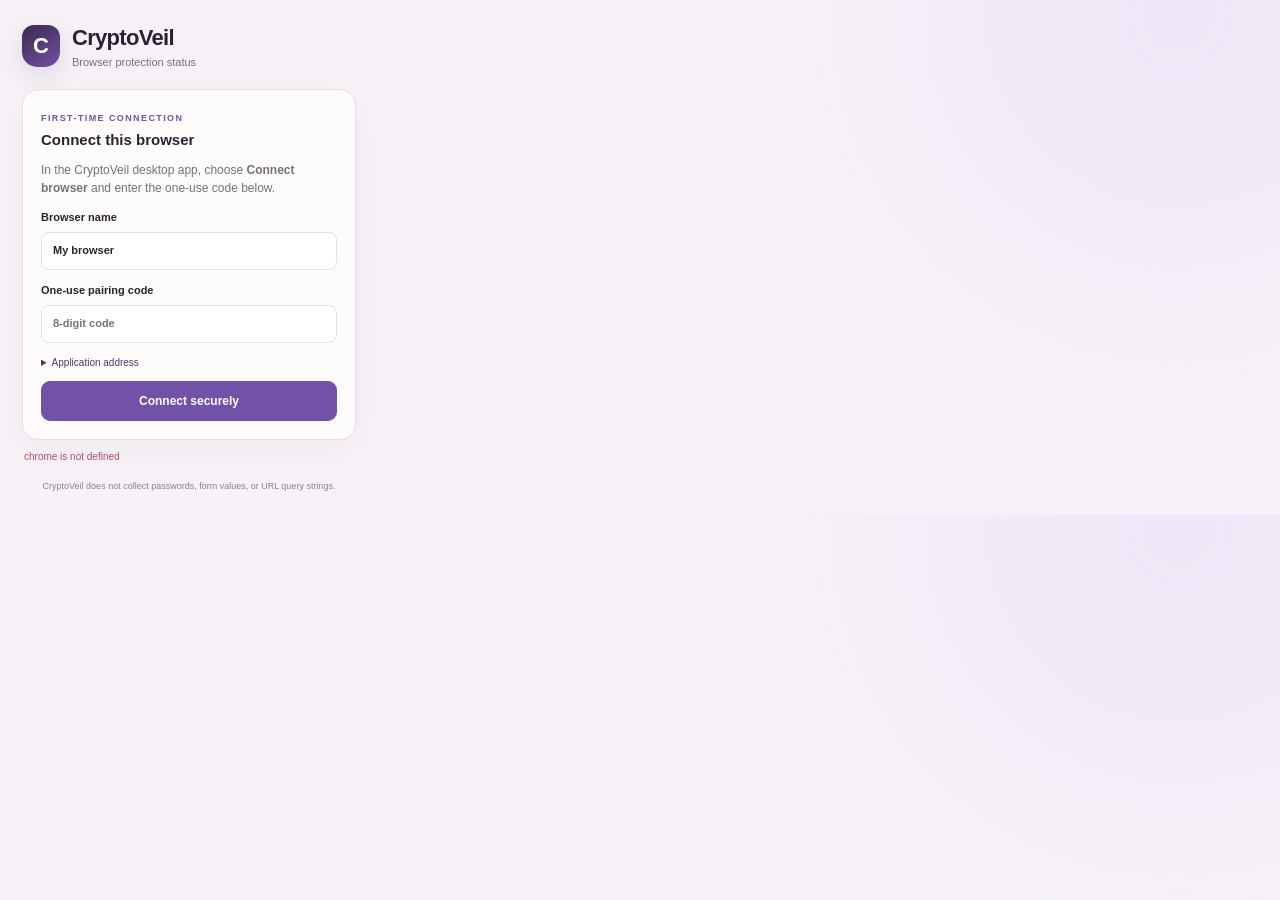
<file: extension/popup.html>
<!doctype html>
<html lang="en">
  <head>
    <meta charset="utf-8" />
    <meta name="viewport" content="width=device-width,initial-scale=1" />
    <title>CryptoVeil</title>
    <link rel="stylesheet" href="popup.css" />
    <script src="popup.js" defer></script>
  </head>
  <body>
    <header class="brand">
      <div class="mark" aria-hidden="true">C</div>
      <div>
        <h1>CryptoVeil</h1>
        <p>Browser protection status</p>
      </div>
    </header>

    <form id="pair-form">
      <div class="setup-card">
        <span class="eyebrow">FIRST-TIME CONNECTION</span>
        <h2>Connect this browser</h2>
        <p>
          In the CryptoVeil desktop app, choose <b>Connect browser</b> and
          enter the one-use code below.
        </p>
        <label>
          Browser name
          <input
            id="browser-name"
            value="My browser"
            maxlength="60"
            required
            autocomplete="off"
          />
        </label>
        <label>
          One-use pairing code
          <input
            id="pair-code"
            placeholder="8-digit code"
            inputmode="numeric"
            pattern="[0-9]{8}"
            maxlength="8"
            required
            autocomplete="off"
          />
        </label>
        <details>
          <summary>Application address</summary>
          <label>
            Local app URL
            <input
              id="app-url"
              type="url"
              value="http://127.0.0.1:8765"
              required
            />
          </label>
        </details>
        <button type="submit" id="pair-button">Connect securely</button>
      </div>
    </form>

    <main id="security-panel" hidden>
      <section class="site-card" aria-labelledby="site-heading">
        <div class="section-heading">
          <div>
            <span class="eyebrow">CURRENT WEBSITE</span>
            <h2 id="site-heading">Website trust</h2>
          </div>
          <span id="site-verdict" class="verdict neutral">Checking</span>
        </div>
        <strong id="site-name" class="hostname">—</strong>
        <div class="score-row">
          <div id="score-ring" class="score-ring neutral" aria-label="Website trust score">
            <strong id="site-score-number">—</strong>
            <span>/100</span>
          </div>
          <p id="site-score-text">
            Open an HTTP or HTTPS page to calculate the local trust score.
          </p>
        </div>
      </section>

      <section class="status-card" aria-label="CryptoVeil browser status">
        <div class="status-row">
          <div>
            <span class="status-label">CryptoVeil Extension</span>
            <small>Connection to the desktop application</small>
          </div>
          <span id="extension-status" class="status-value neutral">Checking</span>
        </div>

        <div class="status-row">
          <div>
            <span class="status-label">Desktop Authentication</span>
            <small>Paired local application identity</small>
          </div>
          <span id="auth-status" class="status-value neutral">Checking</span>
        </div>

        <div class="status-row">
          <div>
            <span class="status-label">Sensitive Fields</span>
            <small>Detected on the current page</small>
          </div>
          <span id="sensitive-status" class="status-value neutral">—</span>
        </div>

        <div class="status-row">
          <div>
            <span class="status-label">Shadow AI Monitoring</span>
            <small>Browser-side AI service observation</small>
          </div>
          <span id="shadow-status" class="status-value neutral">Checking</span>
        </div>
      </section>

      <p id="connection-note" class="connection-note" role="status"></p>
      <button id="open-app" class="secondary full">Open CryptoVeil application ↗</button>
    </main>

    <p id="message" role="alert"></p>
    <footer>
      CryptoVeil does not collect passwords, form values, or URL query strings.
    </footer>
  </body>
</html>
</file>
<file: extension/popup.css>
* {
  box-sizing: border-box;
}
:root {
  --paper: #f6f2f7;
  --panel: #fffdfb;
  --ink: #2b2231;
  --muted: #776f7d;
  --line: #e6dfe9;
  --accent: #7251a8;
  --accent-soft: #eee8f8;
  --accent-dark: #50356f;
  --good: #4d7568;
  --good-soft: #e9f2ee;
  --warn: #a66a27;
  --warn-soft: #fff2df;
  --bad: #b44d5f;
  --bad-soft: #fbeaed;
}
body {
  width: 378px;
  margin: 0;
  padding: 22px;
  background:
    radial-gradient(circle at 92% 3%, #eee6f7 0, transparent 32%),
    var(--paper);
  color: var(--ink);
  font: 13px/1.45 "Segoe UI", Arial, sans-serif;
}
.brand {
  display: flex;
  gap: 12px;
  align-items: center;
  margin-bottom: 18px;
}
.mark {
  width: 38px;
  height: 42px;
  border-radius: 12px 12px 15px 15px;
  background: linear-gradient(145deg, #3c294a, #7251a8);
  color: #fff;
  display: grid;
  place-items: center;
  font-size: 22px;
  font-weight: 750;
  box-shadow: 0 8px 24px #5d3d7b26;
}
h1 {
  font-size: 22px;
  letter-spacing: -0.7px;
  margin: 0;
}
.brand p {
  margin: 1px 0 0;
  font-size: 11px;
  color: var(--muted);
}
h2 {
  font-size: 15px;
  margin: 2px 0 8px;
}
p {
  color: var(--muted);
  font-size: 12px;
}
.eyebrow {
  color: var(--accent);
  font-size: 9px;
  font-weight: 750;
  letter-spacing: 1.4px;
}
.setup-card,
.site-card,
.status-card {
  background: color-mix(in srgb, var(--panel) 94%, transparent);
  border: 1px solid var(--line);
  border-radius: 16px;
  box-shadow: 0 10px 34px #3c294a0a;
}
.setup-card {
  padding: 18px;
}
.site-card {
  padding: 17px;
}
.status-card {
  margin-top: 12px;
  overflow: hidden;
}
label {
  display: block;
  font-size: 11px;
  font-weight: 650;
  margin: 13px 0;
}
input {
  width: 100%;
  margin-top: 6px;
  padding: 10px 11px;
  border: 1px solid var(--line);
  border-radius: 8px;
  background: #fff;
  color: var(--ink);
  font: inherit;
}
button {
  border: 1px solid var(--accent);
  background: var(--accent);
  color: #fff;
  border-radius: 9px;
  min-height: 40px;
  padding: 10px 13px;
  font: 650 12px "Segoe UI", sans-serif;
  cursor: pointer;
}
button:disabled {
  opacity: 0.6;
  cursor: wait;
}
button:focus-visible,
input:focus-visible,
summary:focus-visible {
  outline: 3px solid #cdbce5;
  outline-offset: 2px;
}
form button,
.full {
  width: 100%;
  margin-top: 11px;
}
.secondary {
  background: #fffdfb;
  color: var(--accent-dark);
  border-color: #d8cde3;
}
.section-heading {
  display: flex;
  justify-content: space-between;
  align-items: flex-start;
  gap: 12px;
}
.hostname {
  display: block;
  overflow-wrap: anywhere;
  margin: 8px 0 13px;
  font-size: 13px;
}
.verdict,
.status-value {
  display: inline-flex;
  align-items: center;
  border-radius: 999px;
  padding: 5px 9px;
  font-size: 10px;
  font-weight: 750;
  white-space: nowrap;
}
.neutral {
  background: var(--accent-soft);
  color: var(--accent-dark);
}
.good {
  background: var(--good-soft);
  color: var(--good);
}
.warn {
  background: var(--warn-soft);
  color: var(--warn);
}
.bad {
  background: var(--bad-soft);
  color: var(--bad);
}
.score-row {
  display: flex;
  gap: 14px;
  align-items: center;
}
.score-row p {
  margin: 0;
  flex: 1;
  font-size: 11px;
}
.score-ring {
  width: 78px;
  height: 78px;
  border-radius: 50%;
  display: grid;
  place-content: center;
  text-align: center;
  border: 7px solid #ded4e8;
  background: #fff;
  flex: 0 0 auto;
}
.score-ring.good {
  border-color: #8caf9f;
}
.score-ring.warn {
  border-color: #deb77e;
}
.score-ring.bad {
  border-color: #d78d99;
}
.score-ring strong {
  font-size: 24px;
  line-height: 1;
}
.score-ring span {
  margin-top: 3px;
  font-size: 9px;
  color: var(--muted);
}
.status-row {
  display: flex;
  align-items: center;
  justify-content: space-between;
  gap: 14px;
  padding: 13px 15px;
  border-top: 1px solid var(--line);
}
.status-row:first-child {
  border-top: 0;
}
.status-row > div {
  min-width: 0;
}
.status-label {
  display: block;
  font-size: 11px;
  font-weight: 700;
}
.status-row small {
  display: block;
  margin-top: 2px;
  color: var(--muted);
  font-size: 9px;
}
.connection-note {
  margin: 12px 2px 0;
  min-height: 17px;
  font-size: 10px;
}
details {
  margin: 11px 0 0;
}
summary {
  cursor: pointer;
  color: var(--accent-dark);
  font-size: 10px;
}
footer {
  margin-top: 15px;
  text-align: center;
  color: #8a828e;
  font-size: 9px;
}
#message {
  color: var(--bad);
  font-size: 10px;
  overflow-wrap: anywhere;
  margin: 10px 2px 0;
}
[hidden] {
  display: none !important;
}
</file>
